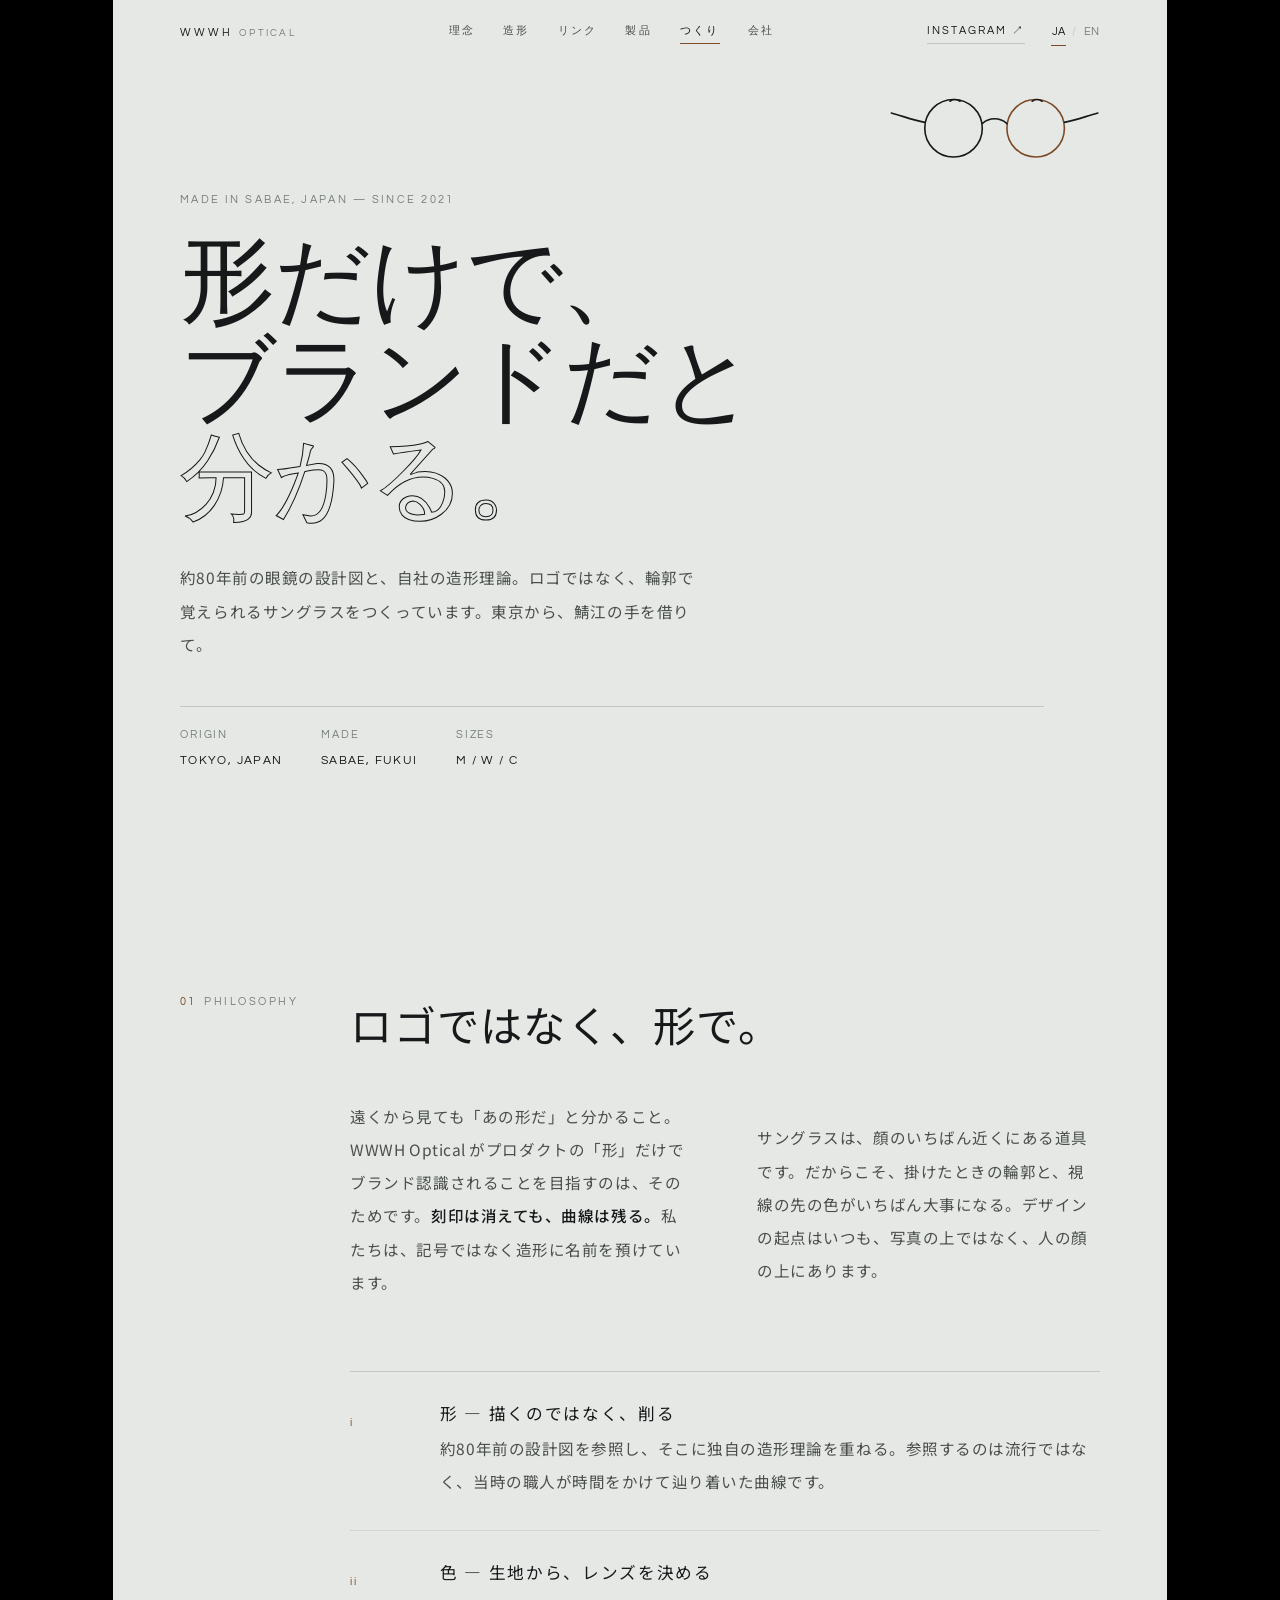
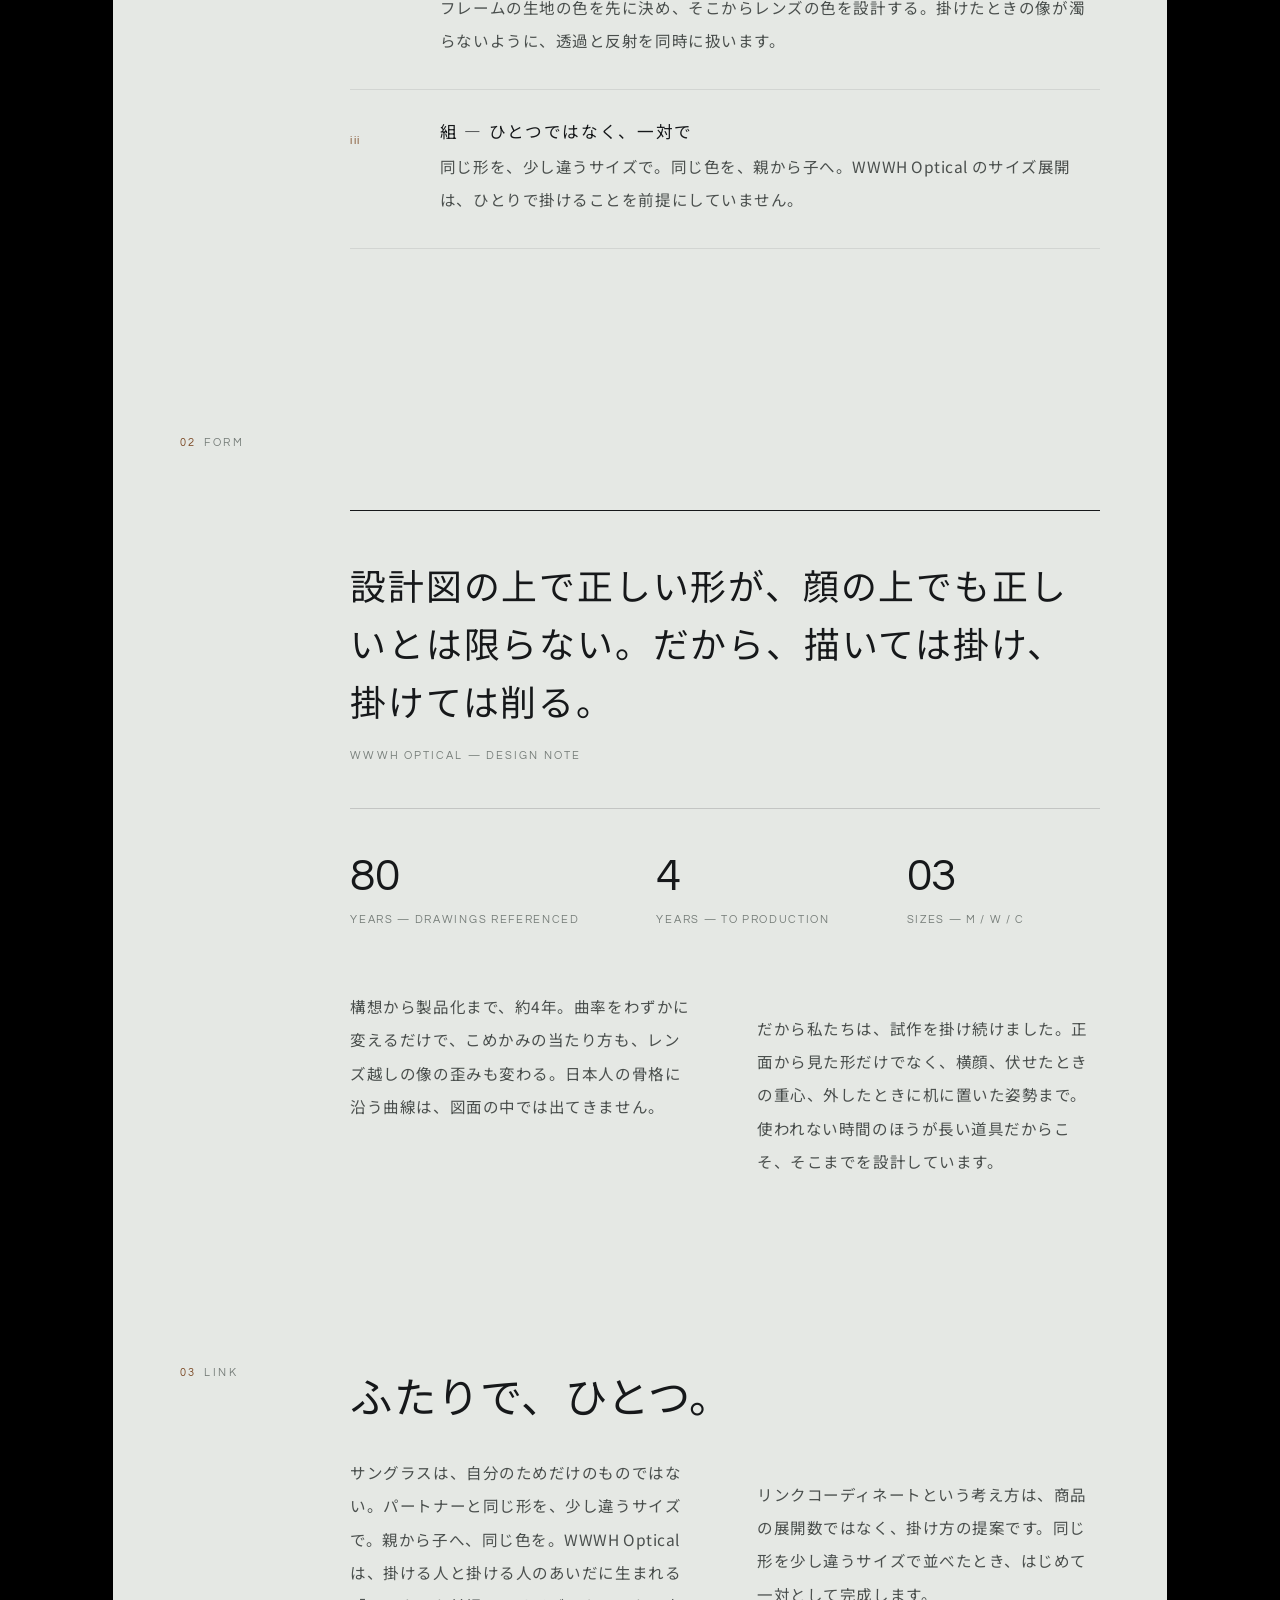
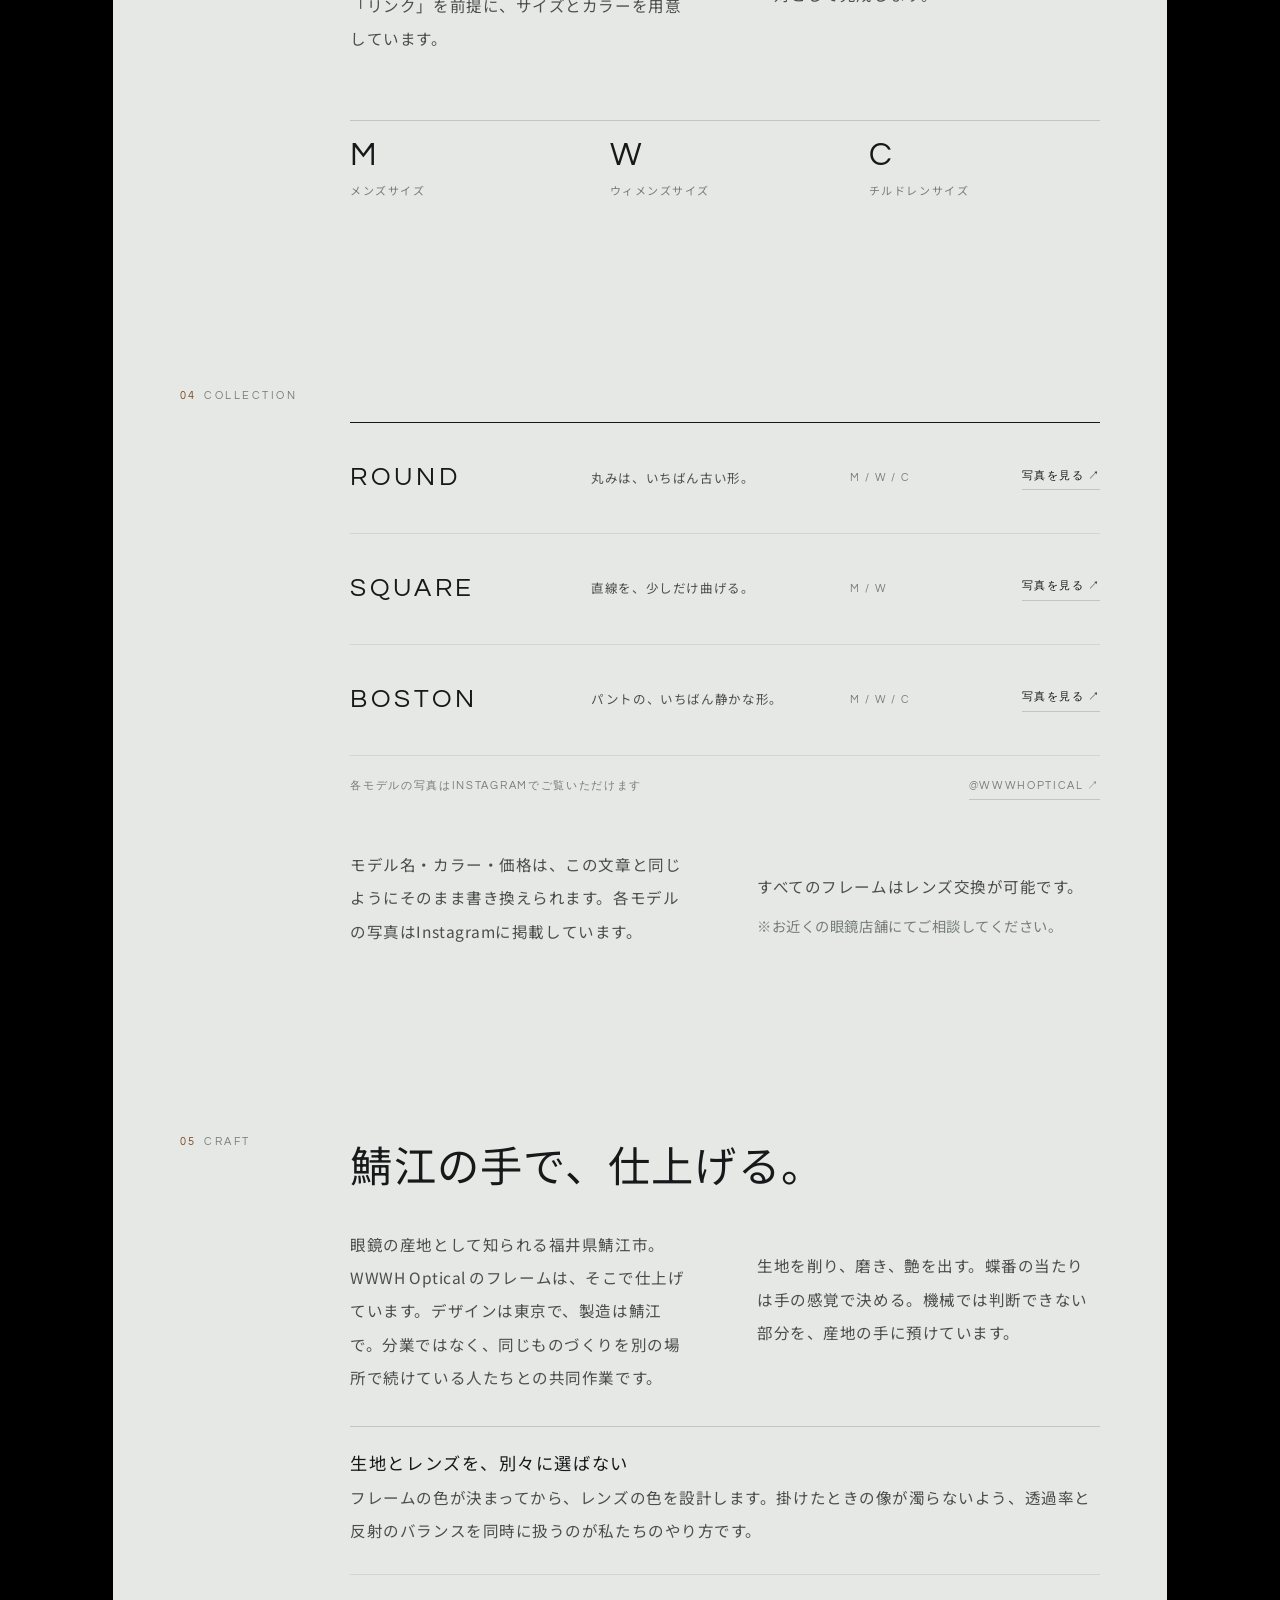
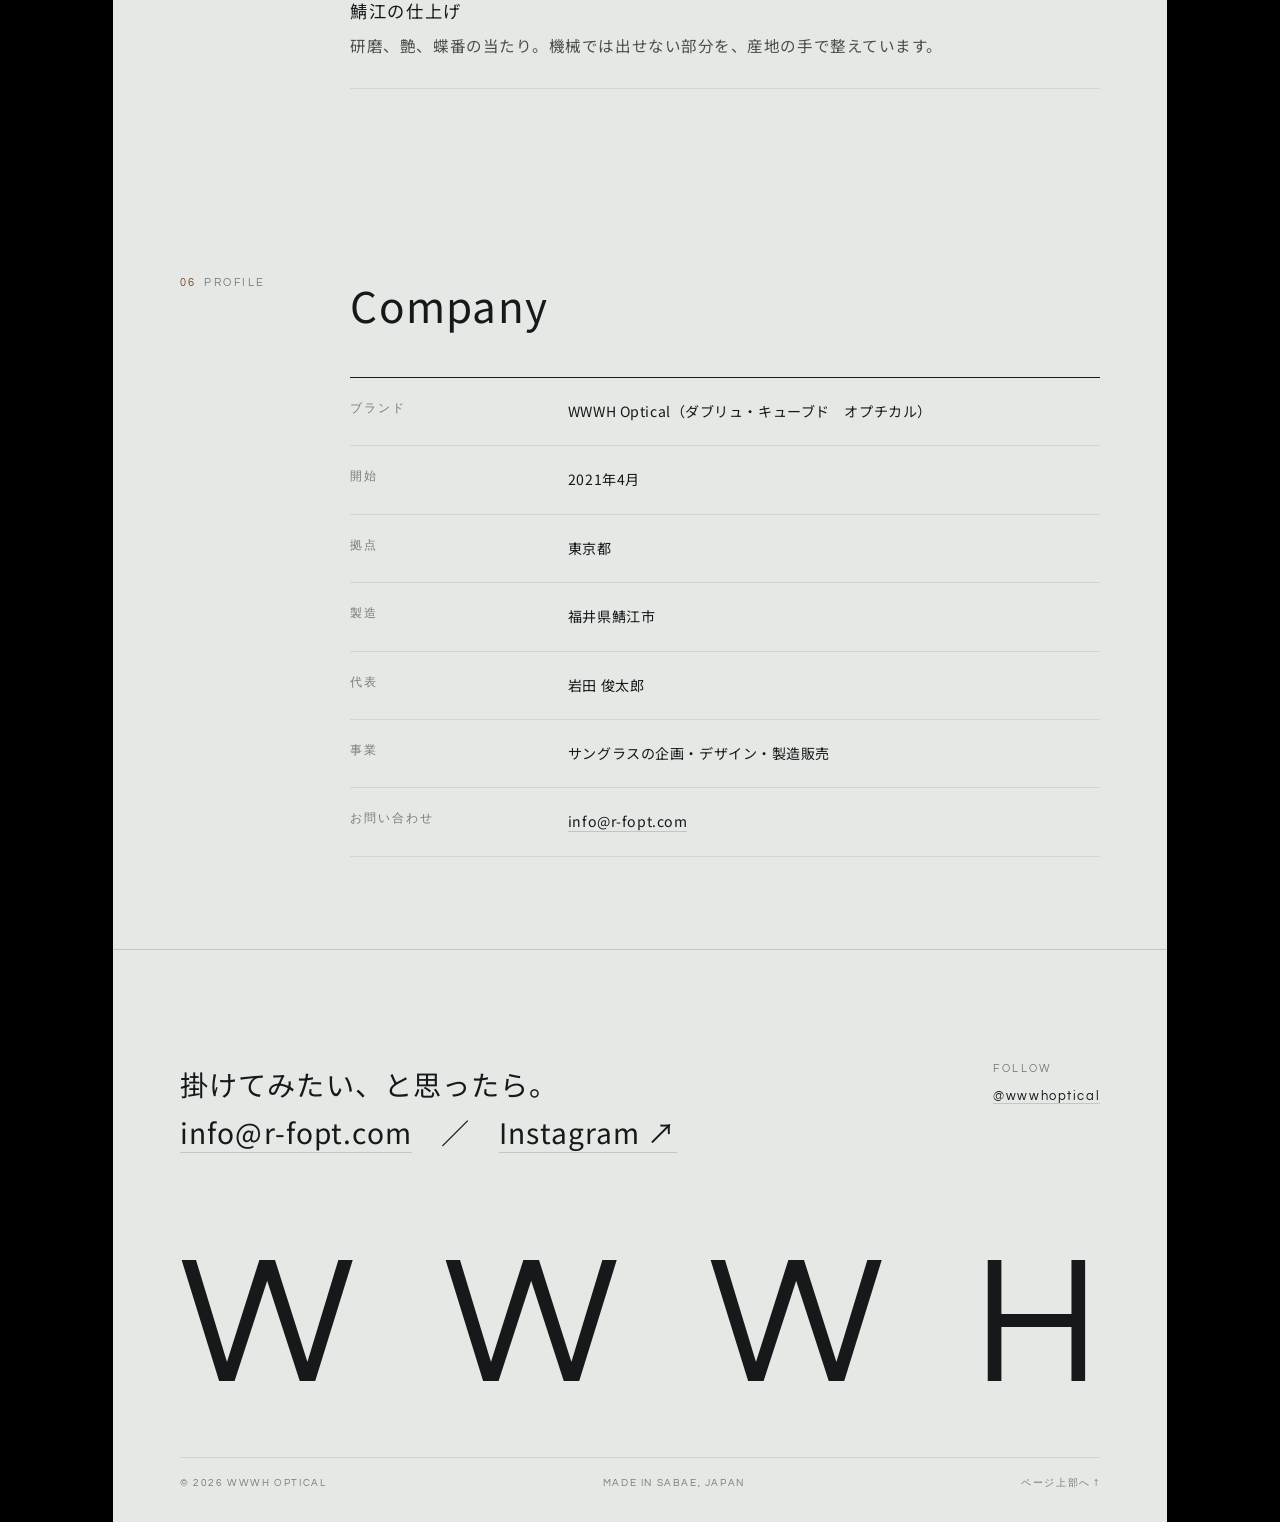
<file: index.html>
<!DOCTYPE html>
<html lang="ja">
<head>
<meta charset="utf-8">
<meta name="viewport" content="width=device-width, initial-scale=1">
<title>WWWH Optical｜形だけで、ブランドだと分かる。</title>
<meta name="description" content="WWWH Optical（ダブリュ・キューブド　オプチカル）は、約80年前の設計図と独自の造形理論から生まれた東京のサングラスブランドです。ロゴではなく輪郭で覚えられるサングラスを、鯖江の手で仕上げています。">
<meta property="og:type" content="website">
<meta property="og:title" content="WWWH Optical｜形だけで、ブランドだと分かる。">
<meta property="og:description" content="約80年前の設計図と、独自の造形理論。ロゴではなく、輪郭で。">
<meta name="theme-color" content="#e5e8e4">
<link rel="preconnect" href="https://fonts.googleapis.com">
<link rel="preconnect" href="https://fonts.gstatic.com" crossorigin>
<link href="https://fonts.googleapis.com/css2?family=Questrial&family=Jost:wght@300;400;500&family=Noto+Sans+JP:wght@300;400;500;700&display=swap" rel="stylesheet">
<link rel="stylesheet" href="assets/css/site.css">
</head>
<body>
<header class="bar" id="bar">
  <a class="bar__brand" href="#top">WWWH<span>OPTICAL</span></a>
  <nav class="bar__nav" aria-label="セクション">
    <a href="#philosophy" data-en="Philosophy">理念</a>
    <a href="#form" data-en="Form">造形</a>
    <a href="#link" data-en="Link">リンク</a>
    <a href="#collection" data-en="Collection">製品</a>
    <a href="#craft" data-en="Craft">つくり</a>
    <a href="#profile" data-en="Company">会社</a>
  </nav>
  <div class="bar__right">
    <a class="bar__ig" href="https://www.instagram.com/wwwhoptical/" target="_blank" rel="noopener">Instagram <span aria-hidden="true">↗</span></a>
    <div class="lang" role="group" aria-label="Language">
      <button type="button" data-lang="ja" class="is-on">JA</button>
      <span aria-hidden="true">/</span>
      <button type="button" data-lang="en">EN</button>
    </div>
    <button class="bar__toggle" id="menuToggle" aria-expanded="false" aria-controls="sheet">MENU</button>
  </div>
</header>

<div class="sheet" id="sheet">
  <a href="#philosophy">Philosophy<small>理念</small></a>
  <a href="#form">Form<small>造形</small></a>
  <a href="#link">Link<small>リンク</small></a>
  <a href="#collection">Collection<small>製品</small></a>
  <a href="#craft">Craft<small>つくり</small></a>
  <a href="#profile">Company<small>会社</small></a>
  <a href="https://www.instagram.com/wwwhoptical/" target="_blank" rel="noopener">Instagram ↗</a>
  <div class="sheet__lang">
    <button type="button" data-lang="ja" class="is-on">日本語</button>
    <button type="button" data-lang="en">English</button>
  </div>
</div>

<main id="top">

  <!-- ===================== HERO ===================== -->
  <section class="hero wrap" aria-labelledby="heroTitle">
    <figure class="glassmark reveal" aria-hidden="true">
        <svg viewBox="0 0 360 136" role="presentation">
          <g class="gm">
            <circle cx="110" cy="72" r="49"/>
            <circle cx="250" cy="72" r="49"/>
            <path d="M159 64c12-11 30-11 42 0"/>
            <path d="M61 62c-22-4-38-11-57-16"/>
            <path d="M299 62c22-4 38-11 57-16"/>
            <path d="M104 26c5-4 12-4 17 0" class="gm--hair"/>
            <path d="M244 26c5-4 12-4 17 0" class="gm--hair"/>
          </g>
        </svg>
      </figure>
    <div class="hero__copy">
      <p class="eyebrow reveal" data-edit="hero.eyebrow">Made in Sabae, Japan — since 2021</p>
      <h1 class="h-xl hero__title" id="heroTitle">
        <span class="reveal d1" data-edit="hero.l1" data-en="Recognised">形だけで、</span>
        <span class="reveal d2" data-edit="hero.l2" data-en="by shape">ブランドだと</span>
        <span class="reveal d3 outline" data-edit="hero.l3" data-en="alone.">分かる。</span>
      </h1>
      <p class="body hero__lede reveal d3" data-edit="hero.lede" data-en="Drawings made eighty years ago, and a theory of form of our own. Sunglasses you remember by their outline, not by a logo. Designed in Tokyo, finished in Sabae.">約80年前の眼鏡の設計図と、自社の造形理論。ロゴではなく、輪郭で覚えられるサングラスをつくっています。東京から、鯖江の手を借りて。</p>
      <ul class="hero__meta reveal d4">
        <li>Origin<b>Tokyo, Japan</b></li>
        <li>Made<b>Sabae, Fukui</b></li>
        <li>Sizes<b>M / W / C</b></li>
      </ul>
    </div>

  </section>

  <!-- ===================== 01 PHILOSOPHY ===================== -->
  <section class="section wrap" id="philosophy" aria-labelledby="philosophyTitle">
    <div class="section__grid">
      <div class="section__rail">
        <div class="section__rail-inner"><p class="section__label"><b>01</b> Philosophy</p></div>
      </div>
      <div>
        <h2 class="h-lg reveal" id="philosophyTitle" data-edit="philosophy.title" data-en="Not a logo. A shape.">ロゴではなく、形で。</h2>
        <div class="two-col" style="margin-top:clamp(24px,4vw,44px);">
          <p class="body reveal" data-edit="philosophy.p1" data-en="Seen from across a room, the shape should speak first. That is why WWWH Optical sets out to be recognised by form alone. &lt;strong&gt;An engraving wears away; a curve does not.&lt;/strong&gt; We put our name into the modelling, not into a mark.">遠くから見ても「あの形だ」と分かること。WWWH Optical がプロダクトの「形」だけでブランド認識されることを目指すのは、そのためです。<strong>刻印は消えても、曲線は残る。</strong>私たちは、記号ではなく造形に名前を預けています。</p>
          <p class="body reveal d1" data-edit="philosophy.p2" data-en="Sunglasses sit closer to the face than anything else you put on. So the outline when worn, and the colour of the view through them, matter most. Every design begins on a face, never on a screen.">サングラスは、顔のいちばん近くにある道具です。だからこそ、掛けたときの輪郭と、視線の先の色がいちばん大事になる。デザインの起点はいつも、写真の上ではなく、人の顔の上にあります。</p>
        </div>

        <div class="principles">
          <article class="principle reveal">
            <p class="num">i</p>
            <div>
              <h3 data-edit="philosophy.k1.h" data-en="Form — carved, not drawn">形 — 描くのではなく、削る</h3>
              <p class="body" data-edit="philosophy.k1.p" data-en="We begin with drawings made some eighty years ago, then layer our own theory of form over them. What we refer to is not the shape of the season but the curve a craftsman reached after years of work.">約80年前の設計図を参照し、そこに独自の造形理論を重ねる。参照するのは流行ではなく、当時の職人が時間をかけて辿り着いた曲線です。</p>
            </div>
          </article>
          <article class="principle reveal">
            <p class="num">ii</p>
            <div>
              <h3 data-edit="philosophy.k2.h" data-en="Colour — the lens follows the acetate">色 — 生地から、レンズを決める</h3>
              <p class="body" data-edit="philosophy.k2.p" data-en="The colour of the frame is settled first; the lens colour is designed from it. We handle transmission and reflection together, so that the view never turns muddy.">フレームの生地の色を先に決め、そこからレンズの色を設計する。掛けたときの像が濁らないように、透過と反射を同時に扱います。</p>
            </div>
          </article>
          <article class="principle reveal">
            <p class="num">iii</p>
            <div>
              <h3 data-edit="philosophy.k3.h" data-en="Pairing — one is never the unit">組 — ひとつではなく、一対で</h3>
              <p class="body" data-edit="philosophy.k3.p" data-en="The same shape in a slightly different size. The same colour, from parent to child. Our size range never assumes you wear them alone.">同じ形を、少し違うサイズで。同じ色を、親から子へ。WWWH Optical のサイズ展開は、ひとりで掛けることを前提にしていません。</p>
            </div>
          </article>
        </div>
      </div>
    </div>
  </section>

  <!-- ===================== 02 FORM ===================== -->
  <section class="section wrap" id="form" aria-labelledby="formTitle">
    <div class="section__grid">
      <div class="section__rail">
        <div class="section__rail-inner"><p class="section__label"><b>02</b> Form</p></div>
      </div>
      <div>

        <blockquote class="pull reveal">
          <span data-edit="form.quote" data-en="A shape that is right on the drawing is not always right on a face. So we draw, wear, and carve again.">設計図の上で正しい形が、顔の上でも正しいとは限らない。だから、描いては掛け、掛けては削る。</span>
          <cite data-edit="form.cite">WWWH Optical — Design note</cite>
        </blockquote>

        <div class="stats reveal">
          <div class="stat"><b class="en">80</b><span>Years — drawings referenced</span></div>
          <div class="stat"><b class="en">4</b><span>Years — to production</span></div>
          <div class="stat"><b class="en">03</b><span>Sizes — M / W / C</span></div>
        </div>

        <div class="two-col" style="margin-top:clamp(32px,5vw,60px);">
          <p class="body reveal" data-edit="form.p1" data-en="Four years from first idea to product. Shift a radius by a fraction and the temple presses differently; the image through the lens distorts differently. A curve that follows a Japanese skull never emerges from a drawing.">構想から製品化まで、約4年。曲率をわずかに変えるだけで、こめかみの当たり方も、レンズ越しの像の歪みも変わる。日本人の骨格に沿う曲線は、図面の中では出てきません。</p>
          <p class="body reveal d1" data-edit="form.p2" data-en="So we kept wearing prototypes. Not just the front view: the profile, the balance when folded, the way they sit on a desk. They are taken off more often than kept on, so we design for those hours too.">だから私たちは、試作を掛け続けました。正面から見た形だけでなく、横顔、伏せたときの重心、外したときに机に置いた姿勢まで。使われない時間のほうが長い道具だからこそ、そこまでを設計しています。</p>
        </div>
      </div>
    </div>
  </section>

  <!-- ===================== 03 LINK ===================== -->
  <section class="section wrap" id="link" aria-labelledby="linkTitle">
    <div class="section__grid">
      <div class="section__rail">
        <div class="section__rail-inner"><p class="section__label"><b>03</b> Link</p></div>
      </div>
      <div>
        <h2 class="h-lg reveal" id="linkTitle" data-edit="link.title" data-en="One pair, two people.">ふたりで、ひとつ。</h2>
        <div class="two-col" style="margin-top:clamp(18px,2.6vw,30px);">
          <p class="body reveal" data-edit="link.p1" data-en="Sunglasses are not only for the person wearing them. The same shape in a different size for a partner. The same colour, from parent to child. Our sizes and colours are arranged around the link between two people.">サングラスは、自分のためだけのものではない。パートナーと同じ形を、少し違うサイズで。親から子へ、同じ色を。WWWH Optical は、掛ける人と掛ける人のあいだに生まれる「リンク」を前提に、サイズとカラーを用意しています。</p>
          <p class="body reveal d1" data-edit="link.p2" data-en="Link coordination is a proposal about how to wear, not about how many models we make. A pair is complete the moment two people stand side by side.">リンクコーディネートという考え方は、商品の展開数ではなく、掛け方の提案です。同じ形を少し違うサイズで並べたとき、はじめて一対として完成します。</p>
        </div>

        <div class="sizes">
          <div class="size reveal"><b class="en">M</b><span data-edit="link.s1" data-en="Men's">メンズサイズ</span></div>
          <div class="size reveal d1"><b class="en">W</b><span data-edit="link.s2" data-en="Women's">ウィメンズサイズ</span></div>
          <div class="size reveal d2"><b class="en">C</b><span data-edit="link.s3" data-en="Children's">チルドレンサイズ</span></div>
        </div>
      </div>
    </div>
  </section>

  <!-- ===================== 04 COLLECTION ===================== -->
  <section class="section wrap" id="collection" aria-labelledby="collectionTitle">
    <div class="section__grid">
      <div class="section__rail">
        <div class="section__rail-inner"><p class="section__label"><b>04</b> Collection</p></div>
      </div>
      <div>
        <div class="models">
          <article class="model reveal">
            <p class="model__name" data-edit="c1.name">ROUND</p>
            <p class="model__shape" data-edit="c1.shape" data-en="The oldest shape there is.">丸みは、いちばん古い形。</p>
            <p class="model__sizes" data-edit="c1.sizes">M / W / C</p>
            <a class="model__link" href="https://www.instagram.com/wwwhoptical/" target="_blank" rel="noopener"><span data-edit="c1.link" data-en="See photos">写真を見る</span> ↗</a>
          </article>
          <article class="model reveal">
            <p class="model__name" data-edit="c2.name">SQUARE</p>
            <p class="model__shape" data-edit="c2.shape" data-en="A straight line, bent just enough.">直線を、少しだけ曲げる。</p>
            <p class="model__sizes" data-edit="c2.sizes">M / W</p>
            <a class="model__link" href="https://www.instagram.com/wwwhoptical/" target="_blank" rel="noopener"><span data-edit="c2.link" data-en="See photos">写真を見る</span> ↗</a>
          </article>
          <article class="model reveal">
            <p class="model__name" data-edit="c3.name">BOSTON</p>
            <p class="model__shape" data-edit="c3.shape" data-en="The quietest of the pantos.">パントの、いちばん静かな形。</p>
            <p class="model__sizes" data-edit="c3.sizes">M / W / C</p>
            <a class="model__link" href="https://www.instagram.com/wwwhoptical/" target="_blank" rel="noopener"><span data-edit="c3.link" data-en="See photos">写真を見る</span> ↗</a>
          </article>
        </div>
        <div class="collection__note">
          <span data-edit="collection.note" data-en="Each model photographed on Instagram">各モデルの写真はInstagramでご覧いただけます</span>
          <a class="ig-link" href="https://www.instagram.com/wwwhoptical/" target="_blank" rel="noopener">@wwwhoptical ↗</a>
        </div>

        <div class="two-col" style="margin-top:clamp(28px,4vw,48px);">
          <p class="body reveal" data-edit="collection.p1" data-en="Model names, colours and prices are text like any other: edit them in place. Photos of every model live on Instagram, so this page stays light and always current.">モデル名・カラー・価格は、この文章と同じようにそのまま書き換えられます。各モデルの写真はInstagramに掲載しています。</p>
          <div class="body reveal d1">
            <p data-edit="collection.p2" data-en="Every frame accepts a prescription lens.">すべてのフレームはレンズ交換が可能です。</p>
            <p class="note" data-edit="collection.p3" data-en="※ Please consult your nearest eyewear store.">※お近くの眼鏡店舗にてご相談してください。</p>
          </div>
        </div>
      </div>
    </div>
  </section>

  <!-- ===================== 05 CRAFT ===================== -->
  <section class="section wrap" id="craft" aria-labelledby="craftTitle">
    <div class="section__grid">
      <div class="section__rail">
        <div class="section__rail-inner"><p class="section__label"><b>05</b> Craft</p></div>
      </div>
      <div>
        <h2 class="h-lg reveal" id="craftTitle" data-edit="craft.title" data-en="Finished by hand in Sabae.">鯖江の手で、仕上げる。</h2>
        <div class="two-col" style="margin-top:clamp(20px,3vw,32px);">
          <p class="body reveal" data-edit="craft.p1" data-en="Sabae, in Fukui Prefecture, is where Japanese eyewear is made. Our frames are finished there. Design in Tokyo, manufacture in Sabae — less a division of labour than a collaboration with people who have kept the same craft going in another place.">眼鏡の産地として知られる福井県鯖江市。WWWH Optical のフレームは、そこで仕上げています。デザインは東京で、製造は鯖江で。分業ではなく、同じものづくりを別の場所で続けている人たちとの共同作業です。</p>
          <p class="body reveal d1" data-edit="craft.p2" data-en="Acetate is cut, tumbled and polished over weeks. Hinges are set by feel. The parts a machine cannot judge are the parts we ask the region to finish.">生地を削り、磨き、艶を出す。蝶番の当たりは手の感覚で決める。機械では判断できない部分を、産地の手に預けています。</p>
        </div>
        <div class="craft__list">
          <article class="craft__item reveal">
            <h3><span data-edit="craft.k1.h" data-en="Acetate and lens, chosen together">生地とレンズを、別々に選ばない</span></h3>
            <p class="body" data-edit="craft.k1.p" data-en="The lens colour is designed after the frame colour is set. Transmission and reflection are balanced at once, so the view through the lens never turns muddy.">フレームの色が決まってから、レンズの色を設計します。掛けたときの像が濁らないよう、透過率と反射のバランスを同時に扱うのが私たちのやり方です。</p>
          </article>
          <article class="craft__item reveal">
            <h3><span data-edit="craft.k2.h" data-en="Finishing in Sabae">鯖江の仕上げ</span></h3>
            <p class="body" data-edit="craft.k2.p" data-en="Polishing, gloss, the feel of the hinge. What a machine cannot produce is set right by hands in the producing region.">研磨、艶、蝶番の当たり。機械では出せない部分を、産地の手で整えています。</p>
          </article>
        </div>
      </div>
    </div>
  </section>

  <!-- ===================== 06 PROFILE ===================== -->
  <section class="section wrap" id="profile" aria-labelledby="profileTitle">
    <div class="profile">
      <div class="section__rail">
        <div class="section__rail-inner"><p class="section__label"><b>06</b> Profile</p></div>
      </div>
      <div>
        <h2 class="h-lg reveal" id="profileTitle">Company</h2>
        <dl class="dl reveal" style="margin-top:clamp(24px,4vw,40px);">
          <div><dt data-edit="profile.brand.l" data-en="Brand">ブランド</dt><dd data-edit="profile.brand" data-en="WWWH Optical (W Cubed Optical)">WWWH Optical（ダブリュ・キューブド　オプチカル）</dd></div>
          <div><dt data-edit="profile.since.l" data-en="Founded">開始</dt><dd data-edit="profile.since" data-en="April 2021">2021年4月</dd></div>
          <div><dt data-edit="profile.base.l" data-en="Based">拠点</dt><dd data-edit="profile.base" data-en="Tokyo, Japan">東京都</dd></div>
          <div><dt data-edit="profile.made.l" data-en="Made">製造</dt><dd data-edit="profile.made" data-en="Sabae, Fukui, Japan">福井県鯖江市</dd></div>
          <div><dt data-edit="profile.rep.l" data-en="Representative">代表</dt><dd data-edit="profile.rep" data-en="Shuntaro Iwata">岩田 俊太郎</dd></div>
          <div><dt data-edit="profile.biz.l" data-en="Business">事業</dt><dd data-edit="profile.biz" data-en="Design, manufacture and sale of sunglasses">サングラスの企画・デザイン・製造販売</dd></div>
          <div><dt data-edit="profile.contact.l" data-en="Contact">お問い合わせ</dt><dd data-edit="profile.contact"><a href="mailto:info@r-fopt.com">info@r-fopt.com</a></dd></div>
        </dl>
      </div>
    </div>
  </section>
</main>

<footer class="footer wrap">
  <div class="footer__top">
    <p class="footer__cta reveal" data-edit="footer.cta" data-en="When you want to try a pair.&lt;br&gt;&lt;a href='mailto:info@r-fopt.com'&gt;info@r-fopt.com&lt;/a&gt;　／　&lt;a href='https://www.instagram.com/wwwhoptical/' target='_blank' rel='noopener'&gt;Instagram ↗&lt;/a&gt;">掛けてみたい、と思ったら。<br><a href="mailto:info@r-fopt.com">info@r-fopt.com</a>　／　<a href="https://www.instagram.com/wwwhoptical/" target="_blank" rel="noopener">Instagram ↗</a></p>
    <div class="reveal d1">
      <p class="eyebrow">Follow</p>
      <p class="en" style="margin-top:6px;font-size:13px;letter-spacing:.12em;"><a href="https://www.instagram.com/wwwhoptical/" target="_blank" rel="noopener" style="border-bottom:1px solid var(--hair);">@wwwhoptical</a></p>
    </div>
  </div>
  <svg class="footer__mark" viewBox="0 0 1000 232" preserveAspectRatio="xMidYMid meet" aria-hidden="true" focusable="false">
    <text x="0" y="182" textLength="1000" lengthAdjust="spacing" font-size="198">WWWH</text>
  </svg>
  <div class="footer__bottom">
    <span>© <span id="year">2026</span> WWWH Optical</span>
    <span>Made in Sabae, Japan</span>
    <span><a href="#top" data-edit="footer.top" data-en="Back to top ↑">ページ上部へ ↑</a></span>
  </div>
</footer>

<div class="editor" id="editor" role="region" aria-label="テキスト編集">
  <p><b>編集モード</b>　点線の付いた文章をクリックすると、その場で書き換えられます。書き終えたら「index.html を書き出す」を押し、GitHubの <code>index.html</code> を置き換えてください。英語版の文面は <code>data-en</code> に入っています。</p>
  <button id="edSave" class="is-primary">index.html を書き出す</button>
  <button id="edReset">編集を破棄</button>
  <button id="edExit">編集を終了</button>
</div>
<div class="editor__hint" id="edHint">Ctrl / ⌘ + S でも書き出せます</div>

<script src="assets/js/site.js" defer></script>
</body>
</html>
</file>
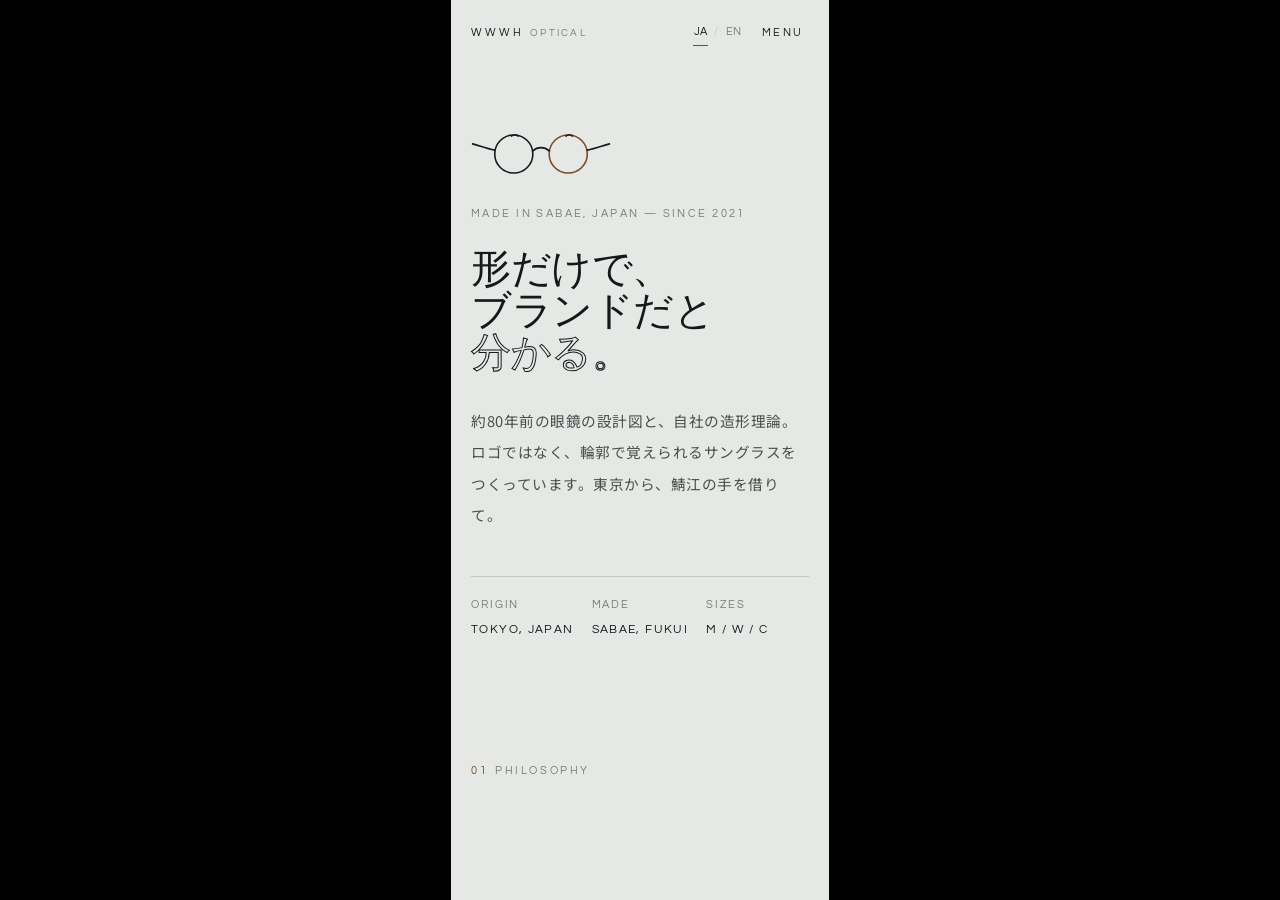
<file: wwwh-opticalv3/wwwh-optical/index.html>
<!DOCTYPE html>
<html lang="ja">
<head>
<meta charset="utf-8">
<meta name="viewport" content="width=device-width, initial-scale=1">
<title>WWWH Optical｜形だけで、ブランドだと分かる。</title>
<meta name="description" content="WWWH Optical（ダブリュ・キューブド　オプチカル）は、東京のサングラスブランドです。ロゴではなく輪郭で覚えられるサングラスを、鯖江の手で仕上げています。">
<meta name="theme-color" content="#000000">
<style>
  /* 外枠：どのPCでも本文は幅 10cm、両サイドは黒 */
  html, body { margin: 0; height: 100%; background: #000; }
  .stage { display: flex; justify-content: center; height: 100%; }
  .stage iframe {
    display: block; border: 0;
    width: min(10cm, 100%);   /* 10cm より狭い画面では画面幅いっぱい */
    height: 100%;
    background: #e5e8e4;
  }
</style>
</head>
<body>
<div class="stage">
  <iframe id="site" src="site.html" title="WWWH Optical"></iframe>
</div>
<script>
  /* ?edit=1 などの付加情報を本体ページへ引き継ぐ */
  (function () {
    var f = document.getElementById('site');
    if (location.search || location.hash) f.src = 'site.html' + location.search + location.hash;
  })();
</script>
</body>
</html>
</file>
<file: assets/css/site.css>
/* =========================================================
   WWWH Optical — single file site / JA + EN
   01 tokens  02 reset  03 type  04 layout  05 header
   06 hero    07 sections  08 collection  09 profile
   10 footer  11 editor 12 language 13 responsive
   ========================================================= */

/* ---- 01. tokens ------------------------------------------- */
:root{
  --paper:      #e5e8e4;
  --paper-deep: #dce0db;
  --ink:        #16181a;
  --ink-70:     #4a4f4d;
  --smoke:      #767d79;
  --hair:       rgba(22,24,26,.16);
  --hair-soft:  rgba(22,24,26,.09);
  --demi:       #7c4a26;
  --glare:      #f7f8f5;

  --f-en: "Century Gothic","CenturyGothic","AppleGothic","URW Gothic",
          Questrial,Jost,"Hiragino Sans",sans-serif;
  --f-jp: "Noto Sans JP","Hiragino Kaku Gothic ProN","Yu Gothic",
          "YuGothic",Meiryo,sans-serif;

  --pad: clamp(20px, 5.2vw, 88px);
  --rail: 132px;
  --ease: cubic-bezier(.22,.61,.24,1);
}

/* ---- 02. reset -------------------------------------------- */
*,*::before,*::after{box-sizing:border-box;}
html{-webkit-text-size-adjust:100%;scroll-behavior:smooth;}
body{
  margin:0;
  background:var(--paper);
  color:var(--ink);
  font-family:var(--f-jp);
  font-weight:400;
  font-size:clamp(14px,.6vw + 12px,16px);
  line-height:1.95;
  letter-spacing:.02em;
  -webkit-font-smoothing:antialiased;
  overflow-x:hidden;
}
img,svg{display:block;max-width:100%;}
a{color:inherit;text-decoration:none;}
button{font:inherit;color:inherit;background:none;border:0;cursor:pointer;}
figure,blockquote,p,h1,h2,h3,ul,ol,dl,dd{margin:0;}
ul,ol{padding:0;list-style:none;}
::selection{background:var(--demi);color:var(--glare);}
:focus-visible{outline:1.5px solid var(--demi);outline-offset:4px;}

/* ---- 03. type --------------------------------------------- */
.en{font-family:var(--f-en);font-weight:400;}
.eyebrow{
  font-family:var(--f-en);
  font-size:11px;letter-spacing:.22em;text-transform:uppercase;
  color:var(--smoke);line-height:1.6;
}
h1,h2,h3{font-weight:400;line-height:1.16;letter-spacing:.01em;}
.h-xl{
  font-family:var(--f-en);font-weight:400;
  font-size:clamp(2.5rem,7.4vw,6.6rem);
  line-height:1.04;letter-spacing:-.012em;
}
.h-lg{font-size:clamp(1.55rem,3.3vw,2.9rem);line-height:1.5;letter-spacing:.03em;}
.h-md{font-size:clamp(1.15rem,1.6vw,1.45rem);line-height:1.7;letter-spacing:.04em;}

.body{
  font-size:clamp(14px,.55vw + 12.6px,15.5px);
  line-height:2.15;letter-spacing:.035em;color:var(--ink-70);
}
.body strong{font-weight:500;color:var(--ink);}
.body + .body{margin-top:1.4em;}

.outline{color:transparent;-webkit-text-stroke:1px var(--ink);text-stroke:1px var(--ink);}

.num{font-family:var(--f-en);font-size:11px;letter-spacing:.14em;color:var(--demi);}

/* 英語モード：本文も欧文書体に切り替える */
html[lang="en"] body{font-family:var(--f-en);letter-spacing:.01em;}
html[lang="en"] .body{line-height:1.85;letter-spacing:.015em;font-size:clamp(14px,.5vw + 13px,15.5px);}
html[lang="en"] .h-lg{line-height:1.34;letter-spacing:.005em;}
html[lang="en"] .statement{line-height:1.55;}

/* ---- 04. layout ------------------------------------------- */
.wrap{width:100%;max-width:1560px;margin:0 auto;padding:0 var(--pad);}
.section{position:relative;padding-block:clamp(56px,7.2vw,104px);}
.section__grid{display:grid;grid-template-columns:var(--rail) minmax(0,1fr);gap:clamp(16px,3vw,56px);}
.section__rail{position:relative;}
.section__rail-inner{position:sticky;top:100px;}
.section__label{
  font-family:var(--f-en);font-size:10.5px;letter-spacing:.24em;
  text-transform:uppercase;color:var(--smoke);
  display:flex;align-items:baseline;gap:.7em;
}
.section__label b{font-weight:400;color:var(--demi);}
.rule{height:1px;background:var(--hair);border:0;margin:0;}
.two-col{display:grid;grid-template-columns:minmax(0,1fr) minmax(0,1fr);gap:clamp(24px,5vw,80px);align-items:start;}

.reveal{opacity:0;transform:translateY(26px);transition:opacity 1s var(--ease),transform 1s var(--ease);}
.reveal.is-in{opacity:1;transform:none;}
.d1{transition-delay:.09s}.d2{transition-delay:.18s}.d3{transition-delay:.27s}.d4{transition-delay:.36s}

/* ---- 05. header ------------------------------------------- */
.bar{
  position:fixed;inset:0 0 auto 0;z-index:60;
  display:flex;align-items:center;justify-content:space-between;gap:24px;
  padding:20px var(--pad);
  font-family:var(--f-en);font-size:11px;letter-spacing:.2em;text-transform:uppercase;
  border-bottom:1px solid transparent;
  transition:padding .45s var(--ease),background-color .45s var(--ease),border-color .45s var(--ease);
}
.bar.is-stuck{
  padding-block:12px;
  background:rgba(229,232,228,.86);
  backdrop-filter:blur(14px) saturate(120%);
  -webkit-backdrop-filter:blur(14px) saturate(120%);
  border-bottom-color:var(--hair-soft);
}
.bar__brand{display:flex;align-items:baseline;gap:.6em;letter-spacing:.26em;color:var(--ink);}
.bar__brand span{font-size:9.5px;letter-spacing:.24em;color:var(--smoke);}
.bar__nav{display:flex;gap:clamp(14px,2.2vw,34px);}
.bar__nav a{position:relative;padding-bottom:3px;color:var(--ink-70);transition:color .3s;}
.bar__nav a::after{
  content:"";position:absolute;left:0;right:0;bottom:0;height:1px;
  background:var(--demi);transform:scaleX(0);transform-origin:left;
  transition:transform .45s var(--ease);
}
.bar__nav a:hover,.bar__nav a.is-active{color:var(--ink);}
.bar__nav a:hover::after,.bar__nav a.is-active::after{transform:scaleX(1);}
.bar__right{display:flex;align-items:center;gap:clamp(14px,2vw,26px);}
.bar__ig{color:var(--ink);border-bottom:1px solid var(--hair);padding-bottom:2px;transition:border-color .3s;}
.bar__ig:hover{border-color:var(--demi);color:var(--demi);}

/* language switch */
.lang{display:flex;align-items:center;gap:6px;font-size:10.5px;letter-spacing:.14em;}
.lang button{padding:2px 1px;color:var(--smoke);transition:color .3s;position:relative;}
.lang button.is-on{color:var(--ink);}
.lang button.is-on::after{
  content:"";position:absolute;left:0;right:0;bottom:-2px;height:1px;background:var(--demi);
}
.lang span{color:var(--hair);}
.bar__toggle{display:none;}

/* mobile sheet */
.sheet{
  position:fixed;inset:0;z-index:59;background:var(--paper);
  display:flex;flex-direction:column;justify-content:center;gap:clamp(10px,2vh,22px);
  padding:96px var(--pad) var(--pad);
  opacity:0;pointer-events:none;transition:opacity .4s var(--ease);
}
.sheet.is-open{opacity:1;pointer-events:auto;}
.sheet a{
  font-family:var(--f-en);font-size:clamp(1.4rem,6.4vw,2.1rem);
  letter-spacing:.04em;border-bottom:1px solid var(--hair-soft);padding:10px 0;
}
.sheet a small{display:block;font-family:var(--f-jp);font-size:11px;letter-spacing:.14em;color:var(--smoke);margin-top:2px;}
html[lang="en"] .sheet a small{display:none;}
.sheet__lang{display:flex;gap:14px;margin-top:8px;font-family:var(--f-en);font-size:12px;letter-spacing:.16em;}
.sheet__lang button{color:var(--smoke);}
.sheet__lang button.is-on{color:var(--ink);text-decoration:underline;text-underline-offset:4px;}

.glassmark{
  position:absolute;right:var(--pad);top:clamp(70px,9.5vh,100px);
  width:clamp(132px,16.5vw,244px);margin:0;
}
.hero{position:relative;}
.glassmark svg{width:100%;height:auto;overflow:visible;}
.glassmark .gm circle,
.glassmark .gm path{fill:none;stroke:var(--ink);stroke-width:1.6;stroke-linecap:round;vector-effect:non-scaling-stroke;}
.glassmark .gm--hair{stroke:var(--smoke);stroke-width:1;}
.glassmark circle:nth-of-type(1){stroke:var(--ink);}
.glassmark circle:nth-of-type(2){stroke:var(--demi);}

/* ---- 06. hero --------------------------------------------- */
.hero{
  min-height:100svh;
  padding-block:clamp(104px,14vh,160px) clamp(40px,7vh,72px);
  display:grid;grid-template-columns:minmax(0,1fr);
  align-items:center;
}
.hero__copy{position:relative;z-index:2;max-width:54rem;}
.hero__title{margin:clamp(18px,3vh,34px) 0 0;}
.hero__title span{display:block;}
.hero__lede{max-width:34em;margin-top:clamp(22px,3.4vh,38px);}
.hero__meta{
  display:flex;flex-wrap:wrap;gap:clamp(18px,3vw,44px);
  margin-top:clamp(30px,5vh,56px);padding-top:18px;border-top:1px solid var(--hair);
  font-family:var(--f-en);font-size:10.5px;letter-spacing:.18em;text-transform:uppercase;color:var(--smoke);
}
.hero__meta b{display:block;font-weight:400;color:var(--ink);letter-spacing:.12em;margin-top:4px;font-size:11.5px;}
@keyframes slide{0%{transform:translateX(-100%)}55%,100%{transform:translateX(100%)}}

/* ---- 07. sections ----------------------------------------- */
.statement{font-size:clamp(1.35rem,2.7vw,2.35rem);line-height:1.72;letter-spacing:.05em;max-width:30em;}
.principles{margin-top:clamp(36px,6vw,72px);border-top:1px solid var(--hair);}
.principle{
  padding:clamp(22px,3vw,32px) 0;border-bottom:1px solid var(--hair-soft);
  display:grid;grid-template-columns:64px minmax(0,1fr);gap:clamp(10px,2vw,28px);
}
.principle h3{font-size:clamp(1rem,1.3vw,1.15rem);letter-spacing:.1em;}
.principle p{margin-top:8px;}
html[lang="en"] .principle h3{letter-spacing:.02em;font-family:var(--f-en);}

.pull{
  margin:0 0 0;
  padding:clamp(0px,0vw,0px) 0 clamp(26px,4vw,44px);
  border-bottom:1px solid var(--hair);
  font-size:clamp(1.3rem,2.8vw,2.3rem);line-height:1.62;letter-spacing:.05em;
  margin:clamp(36px,6vw,84px) 0 0;
  padding:clamp(26px,4vw,44px) 0;
  border-top:1px solid var(--ink);border-bottom:1px solid var(--hair);
  font-size:clamp(1.3rem,2.8vw,2.3rem);line-height:1.62;letter-spacing:.05em;
}
.pull cite{
  display:block;margin-top:18px;font-style:normal;
  font-family:var(--f-en);font-size:10.5px;letter-spacing:.2em;text-transform:uppercase;color:var(--smoke);
}
html[lang="en"] .pull{line-height:1.45;letter-spacing:.01em;}

.stats{display:flex;flex-wrap:wrap;gap:clamp(28px,6vw,80px);margin-top:clamp(28px,4vw,44px);}
.stat b{display:block;font-family:var(--f-en);font-weight:400;font-size:clamp(2rem,3.6vw,3rem);line-height:1;letter-spacing:-.01em;}
.stat span{display:block;margin-top:10px;font-size:10.5px;letter-spacing:.16em;color:var(--smoke);font-family:var(--f-en);text-transform:uppercase;}
.sizes{display:grid;grid-template-columns:repeat(3,minmax(0,1fr));gap:clamp(14px,2.4vw,28px);margin-top:clamp(32px,5vw,64px);border-top:1px solid var(--hair);}
.size{padding-top:18px;}
.size b{font-family:var(--f-en);font-weight:400;font-size:clamp(1.5rem,2.6vw,2.1rem);display:block;line-height:1;}
.size span{display:block;margin-top:8px;font-size:11px;letter-spacing:.14em;color:var(--smoke);}

/* ---- 08. collection（写真を使わないテキストカード） -------- */
.models{border-top:1px solid var(--ink);margin-top:clamp(22px,3.4vw,36px);}
.model{
  display:grid;
  grid-template-columns:minmax(0,1.15fr) minmax(0,1.25fr) clamp(64px,8vw,110px) clamp(76px,9.5vw,132px);
  gap:clamp(10px,2vw,28px);align-items:center;
  padding:clamp(18px,2.6vw,30px) 0;
  border-bottom:1px solid var(--hair-soft);
  position:relative;
  transition:background-color .45s var(--ease);
}
.model:hover{background:rgba(124,74,38,.045);}
.model__name{font-family:var(--f-en);font-size:clamp(1.15rem,2vw,1.7rem);letter-spacing:.14em;}
.model__shape{font-size:12.5px;letter-spacing:.05em;color:var(--ink-70);line-height:1.8;}
.model__sizes{font-family:var(--f-en);font-size:11px;letter-spacing:.16em;color:var(--smoke);}
.model__link{
  justify-self:end;text-align:right;
  font-family:var(--f-en);font-size:10.5px;letter-spacing:.14em;text-transform:uppercase;
  color:var(--ink);border-bottom:1px solid var(--hair);padding-bottom:3px;
  transition:border-color .3s,color .3s,transform .45s var(--ease);
}
.model:hover .model__link{border-color:var(--demi);color:var(--demi);transform:translateX(3px);}
.collection__note{
  display:flex;justify-content:space-between;gap:18px;flex-wrap:wrap;
  margin-top:clamp(14px,2vw,20px);font-family:var(--f-en);font-size:10.5px;letter-spacing:.16em;text-transform:uppercase;color:var(--smoke);
}
.ig-link{
  display:inline-flex;align-items:baseline;gap:.6em;
  border-bottom:1px solid var(--hair);padding-bottom:3px;
  transition:border-color .3s,color .3s;
}
.ig-link:hover{border-color:var(--demi);color:var(--demi);}

/* craft list */
.note{margin-top:.55em;font-size:.92em;color:var(--smoke);}
.craft__list{margin-top:clamp(20px,3vw,32px);border-top:1px solid var(--hair);}
.craft__item{padding:clamp(18px,2.4vw,26px) 0;border-bottom:1px solid var(--hair-soft);}
.craft__item h3{font-size:clamp(1rem,1.35vw,1.15rem);letter-spacing:.09em;}
html[lang="en"] .craft__item h3{font-family:var(--f-en);letter-spacing:.02em;}
.craft__item p{margin-top:8px;}

/* ---- 09. profile ------------------------------------------ */
.profile{display:grid;grid-template-columns:var(--rail) minmax(0,1fr);gap:clamp(16px,3vw,56px);}
.dl{border-top:1px solid var(--ink);}
.dl > div{
  display:grid;grid-template-columns:clamp(90px,14vw,180px) minmax(0,1fr);
  gap:clamp(12px,3vw,40px);padding:clamp(14px,2vw,20px) 0;
  border-bottom:1px solid var(--hair-soft);
}
.dl dt{font-size:11.5px;letter-spacing:.16em;color:var(--smoke);font-family:var(--f-en);text-transform:uppercase;}
.dl dd{font-size:clamp(14px,1.1vw,15px);letter-spacing:.04em;}
.dl dd a{border-bottom:1px solid var(--hair);}
.dl dd a:hover{border-color:var(--demi);color:var(--demi);}

/* ---- 10. footer ------------------------------------------- */
.footer{padding-block:clamp(56px,9vw,110px) 28px;border-top:1px solid var(--hair);}
.footer__top{display:flex;justify-content:space-between;gap:32px;flex-wrap:wrap;align-items:flex-start;}
.footer__cta{font-size:clamp(1.2rem,2.2vw,1.8rem);line-height:1.7;letter-spacing:.04em;max-width:26em;}
.footer__cta a{border-bottom:1px solid var(--hair);transition:border-color .3s,color .3s;}
.footer__cta a:hover{border-color:var(--demi);color:var(--demi);}
.footer__mark{
  display:block;width:100%;height:auto;
  margin:clamp(30px,5vw,58px) 0 clamp(14px,2.4vw,30px);
  color:var(--ink);overflow:visible;
}
.footer__mark text{font-family:var(--f-en);font-weight:400;fill:currentColor;}
.footer__bottom{
  display:flex;justify-content:space-between;gap:18px;flex-wrap:wrap;
  padding-top:16px;border-top:1px solid var(--hair-soft);
  font-family:var(--f-en);font-size:10px;letter-spacing:.16em;text-transform:uppercase;color:var(--smoke);
}

/* ---- 11. editor ------------------------------------------- */
body.is-editing [data-edit]{outline:1px dashed rgba(124,74,38,.5);outline-offset:4px;transition:background-color .2s;}
body.is-editing [data-edit]:hover{background:rgba(124,74,38,.06);}
body.is-editing [data-edit]:focus{outline:1.5px solid var(--demi);background:rgba(124,74,38,.05);}
.editor{position:fixed;z-index:80;left:0;right:0;bottom:0;background:var(--ink);color:var(--glare);padding:14px var(--pad);display:none;gap:18px;align-items:center;flex-wrap:wrap;font-size:12px;}
.editor.is-open{display:flex;}
.editor p{margin:0;letter-spacing:.04em;line-height:1.6;flex:1 1 260px;font-family:var(--f-jp);}
.editor button{
  font-family:var(--f-en);font-size:10.5px;letter-spacing:.16em;text-transform:uppercase;
  border:1px solid rgba(247,248,245,.35);padding:9px 16px;
  transition:background-color .25s,color .25s,border-color .25s;
}
.editor button:hover{background:var(--glare);color:var(--ink);border-color:var(--glare);}
.editor button.is-primary{border-color:var(--demi);background:var(--demi);color:var(--glare);}
.editor button.is-primary:hover{background:#96603a;border-color:#96603a;color:#fff;}
.editor__hint{position:fixed;z-index:80;right:var(--pad);bottom:74px;display:none;background:rgba(22,24,26,.9);color:var(--glare);padding:10px 14px;font-size:11px;letter-spacing:.05em;}
.editor__hint.is-open{display:block;}

/* ---- 12. responsive / motion ------------------------------ */
@media (max-width:1000px){
  :root{--rail:0px;}
  .bar__nav{display:none;}
  .bar__toggle{display:inline-block;font-family:var(--f-en);font-size:11px;letter-spacing:.2em;}
  .bar__ig{display:none;}
  .hero{grid-template-columns:1fr;min-height:auto;padding-top:clamp(92px,14vh,130px);}
  .glassmark{position:static;width:clamp(140px,34vw,200px);margin:0 0 clamp(16px,3vh,26px);}
  .section__grid,.profile{grid-template-columns:1fr;}
  .section__rail-inner{position:static;}
  .section__rail{margin-bottom:18px;}
  .two-col{grid-template-columns:1fr;}
  .model{grid-template-columns:minmax(0,1fr) clamp(70px,14vw,110px);}
  .model__shape{grid-column:2/3;}
  .model__sizes{grid-column:2/3;}
  .model__link{grid-column:2/4;justify-self:start;text-align:left;margin-top:6px;}
}
@media (max-width:640px){
  .dl > div{grid-template-columns:1fr;gap:2px;}
  .sizes{gap:10px;}
  .stat b{font-size:1.8rem;}
}
@media (prefers-reduced-motion:reduce){
  html{scroll-behavior:auto;}
  .reveal{opacity:1;transform:none;transition:none;}
    *{transition-duration:.01ms !important;animation-duration:.01ms !important;}
}
@media print{
  .bar,.editor,.editor__hint,.lang{display:none !important;}
  body{background:#fff;}
}

/* =========================================================
   15. PC frame — 左右 3cm の黒帯
   html を黒、本文（main / footer）を紙色にして、
   body の左右パディング部分を黒帯として見せる。
   固定要素（ヘッダー等）も帯の内側に寄せる。
   900px 未満では帯を出さない。
   ========================================================= */
:root{ --frame: 0px; }

html{ background:#000; }

@media (min-width: 900px){
  :root{ --frame: 3cm; }
}

body{
  padding-inline: var(--frame);
  background: transparent;
}

main,
footer{
  background: var(--paper);
}

/* 固定要素は帯の内側に収める */
.bar{ left:var(--frame); right:var(--frame); }
.sheet{ left:var(--frame); right:var(--frame); }
.editor{ left:var(--frame); right:var(--frame); }
.editor__hint{ right:calc(var(--frame) + var(--pad)); }

@media print{
  html{ background:#fff; }
  body{ padding-inline:0; }
}
</file>
